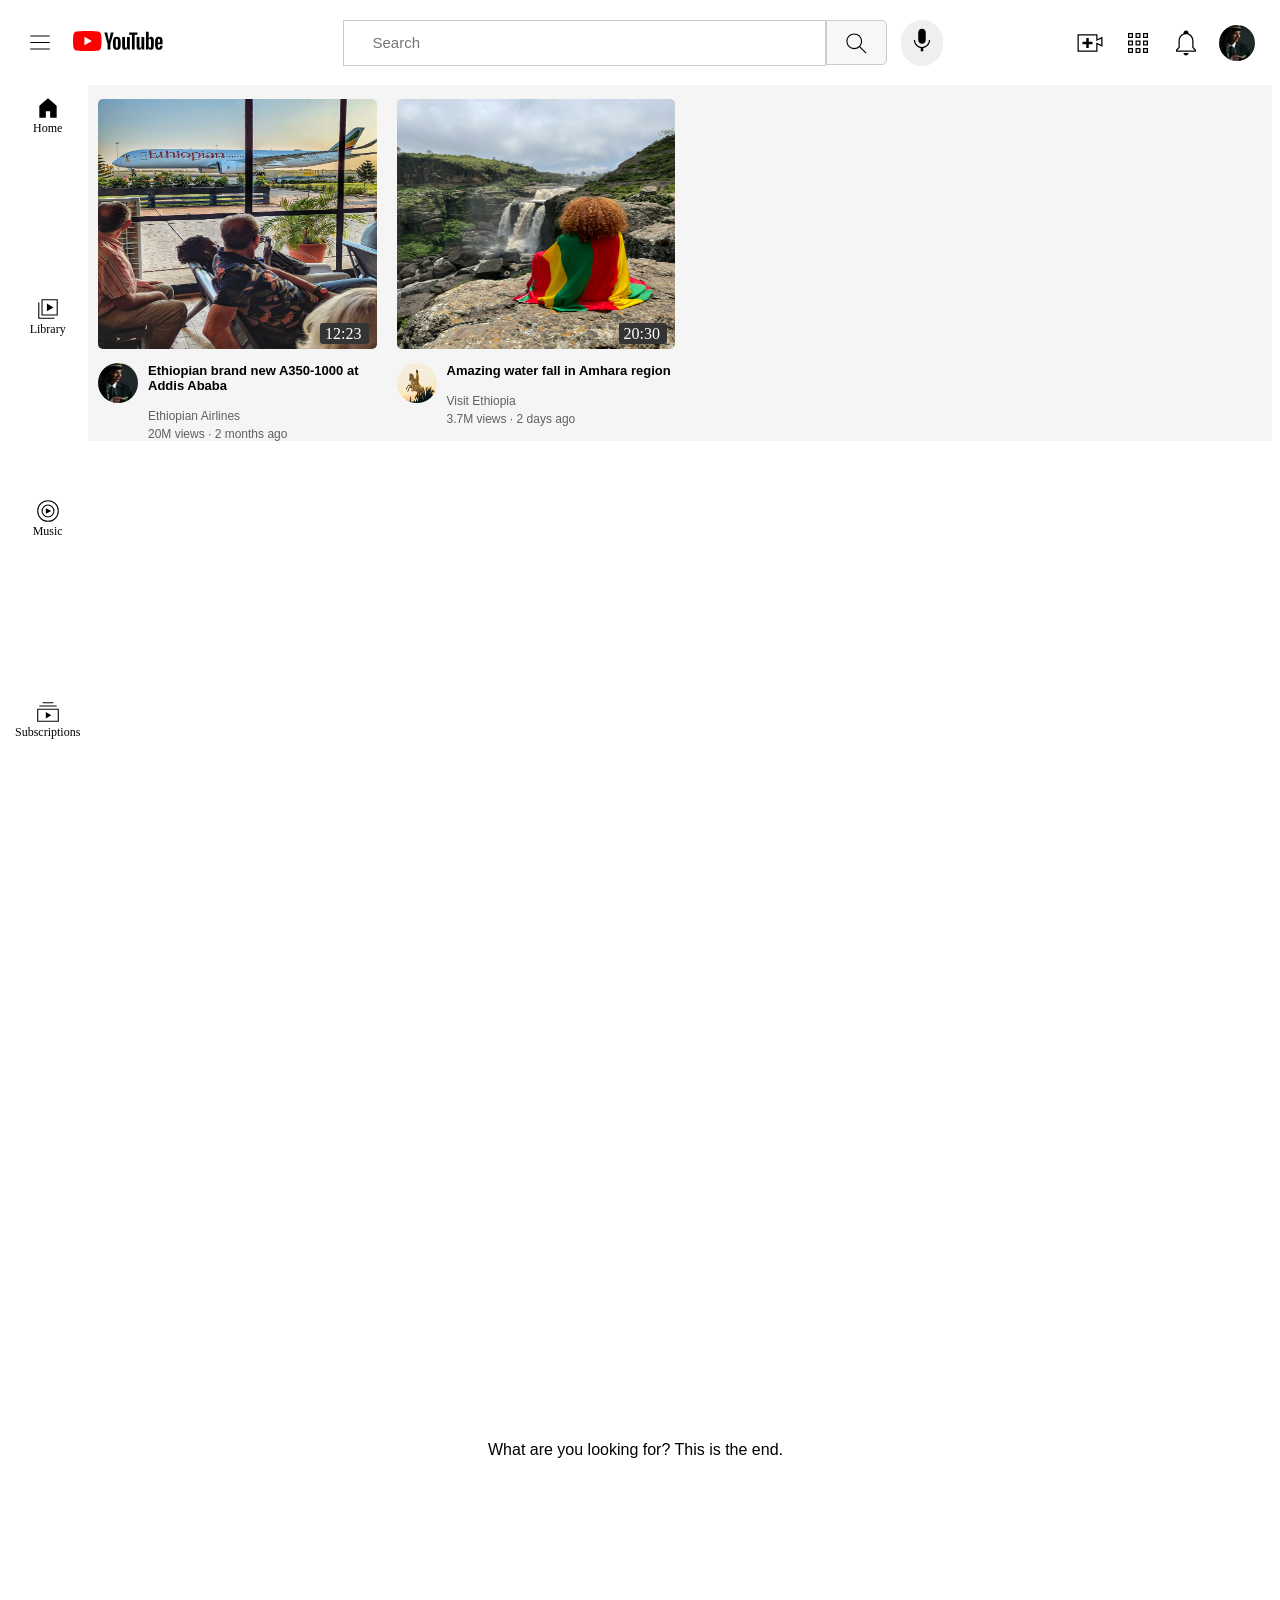
<file: YouTube Project/index.html>
<!DOCTYPE html>
<html>

<head>
  <title>YouTube.com Clone</title>
  <link rel="stylesheet" href="YouTube-project/general.css">
  <link rel="stylesheet" href="YouTube-project/header.css">
  <link rel="stylesheet" href="YouTube-project/left-side.css">
  <link rel="stylesheet" href="YouTube-project/bodys.css">
</head>

<body>
  <!-- Sidebar -->
  <div class="left-side">
    <div class="home-container">
      <img class="home-icon" src="icons/home.svg">
      <div class="home-text">Home</div>
    </div>
    <div class="library-cotainer">
      <img class="library-icon" src="icons/library.svg">
      <div class="library-text">Library</div>
    </div>
    <div class="youtubr-music-container">
      <img class="youtube-music-icon" src="icons/youtube-music.svg">
      <div class="music-text">Music</div>
    </div>
    <div class="subscriptions-container">
      <img class="subscriptions-icon" src="icons/subscriptions.svg">
      <div class="subscriptions-text">Subscriptions</div>
    </div>
  </div>

  <!-- Header -->
  <div class="header">
    <div class="left-header">
      <img class="hamburger-menu" src="icons/hamburger-menu.svg">
      <a href="https://www.youtube.com">
        <img class="youtube-logo" src="icons/youtube-logo.svg">
      </a>
    </div>

    <div class="middel-header">
      <input class="search-bar" type="text" placeholder="Search">
      <button class="search-icon-container">
        <img class="search-icon" src="icons/search.svg">
        <div class="tooltip">Search</div>
      </button>
      <button class="voice-search-container">
        <img class="voice-search" src="icons/voice-search-icon.svg">
        <div class="tooltip">Voice Search</div>
      </button>
    </div>

    <div class="right-header">
      <div class="voice-search-container">
        <img class="upload-icon" src="icons/upload.svg">
        <div class="tooltip">Upload video</div>
      </div>
      <div class="voice-search-container">
        <img class="youtube-apps" src="icons/youtube-apps.svg">
        <div class="tooltip">YouTube apps</div>
      </div>
      <div class="voice-search-container">
        <img class="notification-icon" src="icons/notifications.svg">
        <div class="tooltip">Notifications</div>
      </div>
      <div class="voice-search-container">
        <img class="user-profile-picture" src="images/pilot.jpg">
        <div class="tooltip">User Profile</div>
      </div>
    </div>
  </div>

  <!-- Video Grid Section -->
  <div class="centeral-part">
    <!-- Video 1: Ethiopian Airlines -->
    <div class="gird">
      <div class="image-container">
        <a href="https://www.youtube.com/watch?v=kY6fX-y_F2M">
          <img class="intro-picture" src="images/plane.jpg">
        </a>
        <div class="time">12:23</div>
      </div>
      <div class="profile-picture-and-video-discription-container">
        <div class="profile-picture-container">
          <a href="https://www.youtube.com/@EthiopianAirlines">
            <img class="profile-picture" src="images/pilot.jpg">
          </a>
        </div>
        <div class="video-discription-container">
          <p class="video-discription">
            <a href="https://www.youtube.com/watch?v=kY6fX-y_F2M" style="text-decoration:none; color:black;">
              Ethiopian brand new A350-1000 at Addis Ababa
            </a>
          </p>
          <p class="channel-name">Ethiopian Airlines</p>
          <p class="view">20M views · 2 months ago</p>
        </div>
      </div>
    </div>

    <!-- Video 2: Visit Ethiopia -->
    <div class="gird">
      <div class="image-container">
        <img class="intro-picture" src="images/abay.jpg">
        <div class="time">20:30</div>
      </div>
      <div class="profile-picture-and-video-discription-container">
        <div class="profile-picture-container">
          <img class="profile-picture" src="images/adewa.jpg">
        </div>
        <div class="video-discription-container">
          <p class="video-discription">Amazing water fall in Amhara region</p>
          <p class="channel-name">Visit Ethiopia</p>
          <p class="view">3.7M views · 2 days ago</p>
        </div>
      </div>
    </div>
  </div>

  <p class="what">What are you looking for? This is the end.</p>
</body>
</html>
</file>
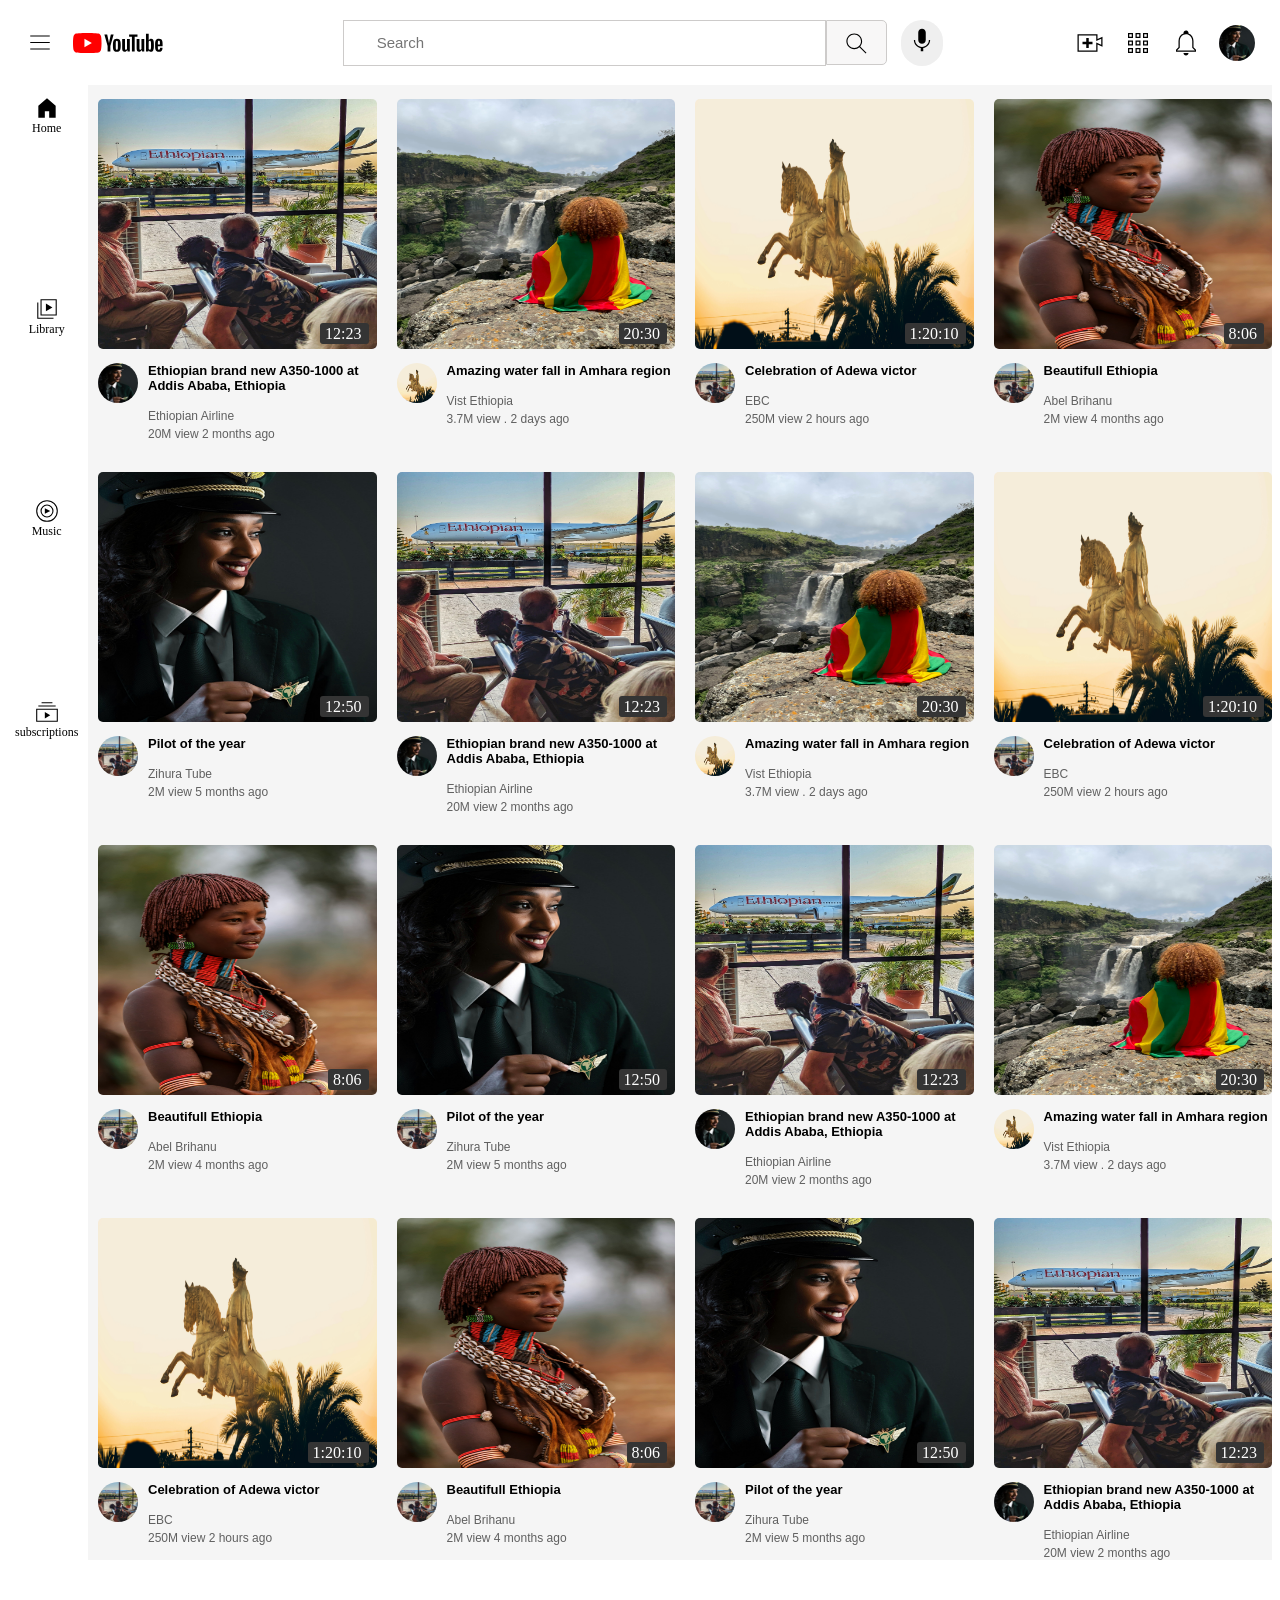
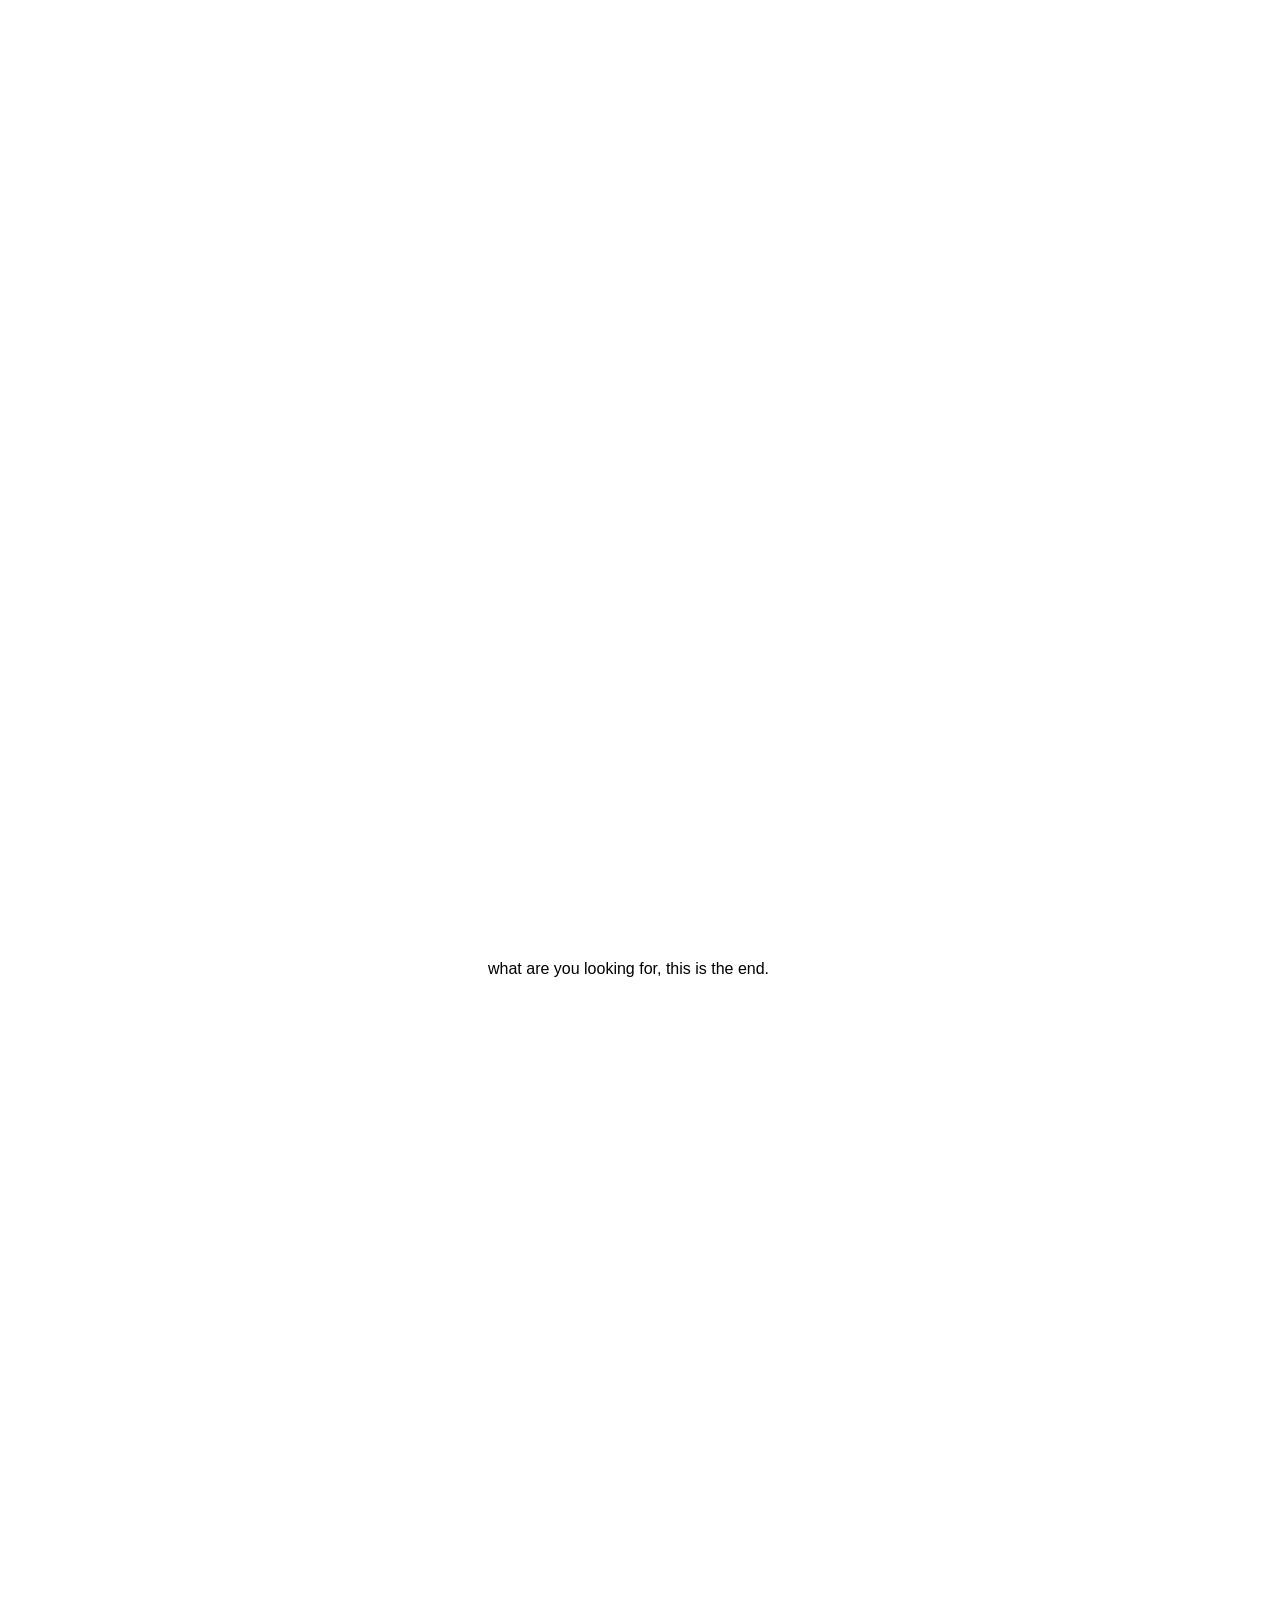
<file: YouTube Project/YouTube.html>
<!DOCTYPE html>
<html>

<head>
  <title>YouTube.com</title>
  <link rel="stylesheet" href="YouTube-project/bodys.css">
  <link rel="stylesheet" href="YouTube-project/header.css">
  <link rel="stylesheet" href="YouTube-project/general.css">
  <link rel="stylesheet" href="YouTube-project/left-side.css"> 

</head>

<body>


  <dive class="left-side">
    <div class="home-container">
      <img class="home-icon" src="icons/home.svg">
      <div class="home-text">Home</div>
    </div>

    <div class="library-cotainer">
      <img class="library-icon" src="icons/library.svg ">
      <div class="library-text">
        Library
      </div>

    </div>
    <div class="youtubr-music-container">
      <img class="youtube-music-icon" src="icons/youtube-music.svg ">
      <div class="music-text">
        Music
      </div>
    </div>


    <div class="subscriptions-container">
      <img class="subscriptions-icon" src="icons/subscriptions.svg ">
      <div class="subscriptions-text">
        subscriptions
      </div>
    </div>

  </dive>


  <div class="header">
    <div class="left-header">
      <img class="hamburger-menu" src="icons/hamburger-menu.svg">
      <img class="youtube-logo" src="icons/youtube-logo.svg">
    </div>


    <div class="middel-header">
      <input class="search-bar" type="stylesheet" placeholder=" Search">
      <button class="search-icon-container">
        <img class="search-icon" src="icons/search.svg">
        <div class="tooltip">
          Search
        </div>
      </button>

      <button class="voice-search-container">
        <img class="voice-search" src="icons/voice-search-icon.svg">
        <div class="tooltip">
          Voice Search
        </div>
      </button>



    </div>

    <div class="right-header">
      <div class="voice-search-container">
        <img class="upload-icon" src="icons/upload.svg">
        <div class="tooltip">Upload video</div>
      </div>
      <div class="voice-search-container">
        <img class="youtube-apps" src="icons/youtube-apps.svg">
        <div class="tooltip">YouTube apps</div>
      </div>
      <div class="voice-search-container">
        <img class="notification-icon" src="icons/notifications.svg">
        <div class="tooltip">Notifications</div>
      </div>
      <div class="voice-search-container">
        <img class="user-profile-picture" src="images/pilot.jpg">
        <div class="tooltip">User Profile</div>
      </div>

    </div>

  </div>


  <div class="centeral-part">

    <div class="gird">
      <div class="image-container">
        <img class="intro-picture" src="images/plane.jpg">
        <div class="time">
          12:23
        </div>
      </div>
      <dive class="profile-picture-and-video-discription-container">
        <dive class="profile-picture-container">
          <img class="profile-picture" src="images/pilot.jpg">
        </dive>

        <dive class="video-discription-container">
          <p class="video-discription">
            Ethiopian brand new A350-1000 at Addis Ababa, Ethiopia

          </p>
          <p class="channel-name">
            Ethiopian Airline
          </p>
          <p class="view">
            20M view 2 months ago
          </p>
        </dive>
      </dive>
    </div>

    <div class="gird">
      <div class="image-container">
        <img class="intro-picture" src="images/abay.jpg">
        <div class="time">
          20:30
        </div>
      </div>
      <dive class="profile-picture-and-video-discription-container">
        <dive class="profile-picture-container">
          <img class="profile-picture" src="images/adewa.jpg">
        </dive>

        <dive class="video-discription-container">
          <p class="video-discription">
            Amazing water fall in Amhara region
          </p>
          <p class="channel-name">
            Vist Ethiopia
          </p>
          <p class="view">
            3.7M view . 2 days ago
          </p>
        </dive>
      </dive>
    </div>



    <div class="gird">
      <div class="image-container">
        <img class="intro-picture" src="images/adewa.jpg">
        <div class="time">
          1:20:10
        </div>
      </div>
      <dive class="profile-picture-and-video-discription-container">
        <dive class="profile-picture-container">
          <img class="profile-picture" src="images/plane.jpg">
        </dive>

        <dive class="video-discription-container">
          <p class="video-discription">
            Celebration of Adewa victor
          </p>
          <p class="channel-name">
            EBC
          </p>
          <p class="view">
            250M view 2 hours ago
          </p>
        </dive>
      </dive>
    </div>


    <div class="gird">
      <div class="image-container">
        <img class="intro-picture" src="images/hamer.jpg">
        <div class="time">
          8:06
        </div>
      </div>
      <dive class="profile-picture-and-video-discription-container">
        <dive class="profile-picture-container">
          <img class="profile-picture" src="images/plane.jpg">
        </dive>

        <dive class="video-discription-container">
          <p class="video-discription">
            Beautifull Ethiopia
          </p>
          <p class="channel-name">
            Abel Brihanu
          </p>
          <p class="view">
            2M view 4 months ago
          </p>
        </dive>
      </dive>
    </div>

    <div class="gird">
      <div class="image-container">
        <img class="intro-picture" src="images/pilot.jpg">
        <div class="time">
          12:50
        </div>
      </div>
      <dive class="profile-picture-and-video-discription-container">
        <dive class="profile-picture-container">
          <img class="profile-picture" src="images/plane.jpg">
        </dive>

        <dive class="video-discription-container">
          <p class="video-discription">
            Pilot of the year
          </p>
          <p class="channel-name">
            Zihura Tube
          </p>
          <p class="view">
            2M view 5 months ago
          </p>
        </dive>
      </dive>
    </div>




    <div class="gird">
      <div class="image-container">
        <img class="intro-picture" src="images/plane.jpg">
        <div class="time">
          12:23
        </div>
      </div>
      <dive class="profile-picture-and-video-discription-container">
        <dive class="profile-picture-container">
          <img class="profile-picture" src="images/pilot.jpg">
        </dive>

        <dive class="video-discription-container">
          <p class="video-discription">
            Ethiopian brand new A350-1000 at Addis Ababa, Ethiopia

          </p>
          <p class="channel-name">
            Ethiopian Airline
          </p>
          <p class="view">
            20M view 2 months ago
          </p>
        </dive>
      </dive>
    </div>

    <div class="gird">
      <div class="image-container">
        <img class="intro-picture" src="images/abay.jpg">
        <div class="time">
          20:30
        </div>
      </div>
      <dive class="profile-picture-and-video-discription-container">
        <dive class="profile-picture-container">
          <img class="profile-picture" src="images/adewa.jpg">
        </dive>

        <dive class="video-discription-container">
          <p class="video-discription">
            Amazing water fall in Amhara region
          </p>
          <p class="channel-name">
            Vist Ethiopia
          </p>
          <p class="view">
            3.7M view . 2 days ago
          </p>
        </dive>
      </dive>
    </div>



    <div class="gird">
      <div class="image-container">
        <img class="intro-picture" src="images/adewa.jpg">
        <div class="time">
          1:20:10
        </div>
      </div>
      <dive class="profile-picture-and-video-discription-container">
        <dive class="profile-picture-container">
          <img class="profile-picture" src="images/plane.jpg">
        </dive>

        <dive class="video-discription-container">
          <p class="video-discription">
            Celebration of Adewa victor
          </p>
          <p class="channel-name">
            EBC
          </p>
          <p class="view">
            250M view 2 hours ago
          </p>
        </dive>
      </dive>
    </div>


    <div class="gird">
      <div class="image-container">
        <img class="intro-picture" src="images/hamer.jpg">
        <div class="time">
          8:06
        </div>
      </div>
      <dive class="profile-picture-and-video-discription-container">
        <dive class="profile-picture-container">
          <img class="profile-picture" src="images/plane.jpg">
        </dive>

        <dive class="video-discription-container">
          <p class="video-discription">
            Beautifull Ethiopia
          </p>
          <p class="channel-name">
            Abel Brihanu
          </p>
          <p class="view">
            2M view 4 months ago
          </p>
        </dive>
      </dive>
    </div>

    <div class="gird">
      <div class="image-container">
        <img class="intro-picture" src="images/pilot.jpg">
        <div class="time">
          12:50
        </div>
      </div>
      <dive class="profile-picture-and-video-discription-container">
        <dive class="profile-picture-container">
          <img class="profile-picture" src="images/plane.jpg">
        </dive>

        <dive class="video-discription-container">
          <p class="video-discription">
            Pilot of the year
          </p>
          <p class="channel-name">
            Zihura Tube
          </p>
          <p class="view">
            2M view 5 months ago
          </p>
        </dive>
      </dive>
    </div>



    <div class="gird">
      <div class="image-container">
        <img class="intro-picture" src="images/plane.jpg">
        <div class="time">
          12:23
        </div>
      </div>
      <dive class="profile-picture-and-video-discription-container">
        <dive class="profile-picture-container">
          <img class="profile-picture" src="images/pilot.jpg">
        </dive>

        <dive class="video-discription-container">
          <p class="video-discription">
            Ethiopian brand new A350-1000 at Addis Ababa, Ethiopia

          </p>
          <p class="channel-name">
            Ethiopian Airline
          </p>
          <p class="view">
            20M view 2 months ago
          </p>
        </dive>
      </dive>
    </div>

    <div class="gird">
      <div class="image-container">
        <img class="intro-picture" src="images/abay.jpg">
        <div class="time">
          20:30
        </div>
      </div>
      <dive class="profile-picture-and-video-discription-container">
        <dive class="profile-picture-container">
          <img class="profile-picture" src="images/adewa.jpg">
        </dive>

        <dive class="video-discription-container">
          <p class="video-discription">
            Amazing water fall in Amhara region
          </p>
          <p class="channel-name">
            Vist Ethiopia
          </p>
          <p class="view">
            3.7M view . 2 days ago
          </p>
        </dive>
      </dive>
    </div>



    <div class="gird">
      <div class="image-container">
        <img class="intro-picture" src="images/adewa.jpg">
        <div class="time">
          1:20:10
        </div>
      </div>
      <dive class="profile-picture-and-video-discription-container">
        <dive class="profile-picture-container">
          <img class="profile-picture" src="images/plane.jpg">
        </dive>

        <dive class="video-discription-container">
          <p class="video-discription">
            Celebration of Adewa victor
          </p>
          <p class="channel-name">
            EBC
          </p>
          <p class="view">
            250M view 2 hours ago
          </p>
        </dive>
      </dive>
    </div>


    <div class="gird">
      <div class="image-container">
        <img class="intro-picture" src="images/hamer.jpg">
        <div class="time">
          8:06
        </div>
      </div>
      <dive class="profile-picture-and-video-discription-container">
        <dive class="profile-picture-container">
          <img class="profile-picture" src="images/plane.jpg">
        </dive>

        <dive class="video-discription-container">
          <p class="video-discription">
            Beautifull Ethiopia
          </p>
          <p class="channel-name">
            Abel Brihanu
          </p>
          <p class="view">
            2M view 4 months ago
          </p>
        </dive>
      </dive>
    </div>

    <div class="gird">
      <div class="image-container">
        <img class="intro-picture" src="images/pilot.jpg">
        <div class="time">
          12:50
        </div>
      </div>
      <dive class="profile-picture-and-video-discription-container">
        <dive class="profile-picture-container">
          <img class="profile-picture" src="images/plane.jpg">
        </dive>

        <dive class="video-discription-container">
          <p class="video-discription">
            Pilot of the year
          </p>
          <p class="channel-name">
            Zihura Tube
          </p>
          <p class="view">
            2M view 5 months ago
          </p>
        </dive>
      </dive>
    </div>


    <div class="gird">
      <div class="image-container">
        <img class="intro-picture" src="images/plane.jpg">
        <div class="time">
          12:23
        </div>
      </div>
      <dive class="profile-picture-and-video-discription-container">
        <dive class="profile-picture-container">
          <img class="profile-picture" src="images/pilot.jpg">
        </dive>

        <dive class="video-discription-container">
          <p class="video-discription">
            Ethiopian brand new A350-1000 at Addis Ababa, Ethiopia

          </p>
          <p class="channel-name">
            Ethiopian Airline
          </p>
          <p class="view">
            20M view 2 months ago
          </p>
        </dive>
      </dive>
    </div>



  </div>

  <p class="what">what are you looking for, this is the end.</p>
</body>

</html>
</file>
<file: YouTube Project/YouTube-project/general.css>
body {
  padding-top: 75px;
  padding-left: 80px;
}
p{
  font-family: arial;
  font-weight: 500;
  margin-top: 0px;
  margin-bottom: 0px;
}
.what {
  margin-top: 1000px;
  margin-bottom: 1000px;
  margin-left: 400px;
}
</file>
<file: YouTube Project/YouTube-project/header.css>
/* justify-contents: space-betwen  space betwen center or at the end */


.header {
display: flex; 
padding-left: 10px;
height: 85px;
align-items: center;
border-width: 0px;
border-color: rgb(205, 203, 202);
border-style: solid;
justify-content: space-between;
position: fixed;
background-color: white;
left: 0;
right: 0;
top: 0px;
z-index: 100; /* element with highr be on top of other default is 0 */
}
.left-header {
 display: flex;
 width: 150px;
 margin-right: 120px;
 align-items: center;

}
.hamburger-menu {
  width: 26px;
  height: 26px;
  margin-left: 17px;
  cursor: pointer;
}
.youtube-logo {
  height: 20px;
  margin-left: 20px;
  cursor: pointer;
}
.middel-header {
  
  display: flex;
  flex: 1;
  align-items: center;
  max-width: 600px;
  
} 


.search-bar {
  flex: 1;
  height: 42px;
  border-color: rgb(205, 203, 202);
  border-style: solid;
  border-width: 1px;
  width: 0px;
  font-size: 17px;
  padding-left: 29px;
  font-weight: 500;
}
.search-bar:active {
  border-color: rgb(205, 203, 202);
}

.search-bar::placeholder {
  font-size: 15px;
  
}

.search-icon-container {
  height: 45px;
  margin-right: 4px;
  background-color: rgb(248, 247, 247);
  border-width: 1px;
  border-color: rgb(205, 203, 202);
  border-style: solid;
  border-top-right-radius: 5px;
  border-bottom-right-radius: 5px;
  display: flex;
  justify-content: center;
}


.search-icon-container:active {
  box-shadow:  2px 2px rgb(174, 174, 173);
  margin-top: 2px;
  position: relative;
  
}
.search-icon-container .tooltip,
.voice-search-container .tooltip {
  position: absolute;
  bottom: -15px;
  background-color: black;
  color: rgb(255, 255, 255);
  padding: 4px 8px;
  border-radius: 2px;
  opacity: 0;
  pointer-events: none;
  white-space: nowrap;
}
.voice-search-container .tooltip {
  font-size: 13px;
  position: absolute;
  bottom: -40px;
  background-color:black;
  color: rgb(255, 255, 255);
  padding: 4px 8px;
  border-radius: 2px;
  opacity: 0;
  pointer-events: none;
  white-space: nowrap;
}
.search-icon-container:hover .tooltip, 
.voice-search-container:hover .tooltip {
  opacity: 1;
}
.search-icon-container:active .tooltip {
  opacity: 0;
}
.search-icon {
  background-color:  rgb(248, 247, 247);
  width:47px;
  height: 27px;
  padding-top: 5px;
  cursor: pointer;
  padding-top: 8px;
}

.voice-search-container {
  margin-left: 10px;
  border-color: none;
  border-style: solid;
  border-width: 0px;
  border-radius: 29px;
  position: relative;
  display: flex;
  justify-content: center;
}
.voice-search {
  width: 30px;
  height: 38px;
  cursor: pointer;
  padding-bottom: 6px;
}


.right-header {
  width: 190px;
  margin-right: 25px;
  margin-left: 60px;
  display: flex;
  align-items: center;
  justify-content: space-between;
  flex-shrink: 0;
}
.upload-icon {
  height: 30px;
  cursor: pointer;
}
.youtube-apps {
  height: 30px;
  cursor: pointer;
}
.notification-icon {
  height: 30px;
  cursor: pointer;
}
.user-profile-picture {
  height: 36px;
  width: 36px;
  border-radius: 18px;
  cursor: pointer;
}
</file>
<file: YouTube Project/YouTube-project/left-side.css>
.left-side {
  position: fixed;
  top: 80px;
  left: 0px;
  bottom: 0px;
  display: flex;
  align-items: center;
  flex-direction: column;
  justify-content: space-between;
  margin-left: 15px;
  margin-top: 15px;
  
}

.home-icon {
  width: 26px;
  height: 26px;
  cursor: pointer;
}

.home-container {
  flex: 1;
  display: flex;
  align-items: center;
  flex-direction: column;
  
}
.home-text {
  font-size: 12px;
}
.library-icon {
  width: 26px;
  height: 26px;
  cursor: pointer;
}
.library-cotainer {
  flex: 1;
  display: flex;
  align-items: center;
  flex-direction: column;
}
.library-text {
  font-size: 12px;
}
.youtube-music-icon {
  width: 26px;
  height: 26px;
  cursor: pointer;
}
.youtubr-music-container {
  flex: 1;
  display: flex;
  align-items: center;
  flex-direction: column;
}
.music-text {
  font-size: 12px;
}
.subscriptions-icon {
  width: 26px;
  height: 26px;
  cursor: pointer;
}
.subscriptions-container {
  display: flex;
  align-items: center;
  flex: 1;
  flex-direction: column;
  
}
.subscriptions-text {
  font-size: 12px;
}
</file>
<file: YouTube Project/YouTube-project/bodys.css>
.centeral-part {
  background-color: rgb(245, 245, 245);
}
.image-container {
  position: relative;
}
.time {
  position: absolute;
  bottom: 1px;
  right: 8px;
  height: 13px;
  background-color: rgb(52, 52, 52);
  color: white;
  margin-top: 6px;
  margin-bottom: 8px;
  padding-left: 5px;
  padding-right: 7px;
  padding-top: 2px;
  padding-bottom: 6px;
  font-family: bold;
  border-radius: 3px;
}
.gird{
  margin-left: 10px;
  
  vertical-align: top;
  margin-top: 10px;
  
}

.intro-picture{
  cursor: pointer;
  width: 100%;
  margin-top: 6px;
  border-radius: 5px;
  height: 250px;
}
.intro-picture:hover {
  opacity: 0.9;
}
.intro-picture:active{
opacity: 0.6;
}

.video-discription{
font-size: 13px;
margin-bottom: 13px;
margin-top: 10px;
font-weight: 600;

}

.view{
color: rgb(96, 96, 96);
font-size: 12px;
display: inline-block;
margin-top: 3px;
display: block;
}

.channel-name{
margin-top: 0px;
font-size: 12px;
margin-bottom: 0;
cursor: pointer;
color: rgb(96, 96, 96);
display: inline-block;


}
.profile-picture-container{
display: inline-block;
width: 40px;
height: 40px;
vertical-align: top;
margin-top: 10px;

}
.profile-picture {
height: 100%;
width: 100%;
vertical-align: bottom;
border-radius: 20px;
cursor: pointer;

}

.video-discription-container {
display: inline-block;
flex-direction: row;
}
.centeral-part {
display: grid;
grid-template-columns: 1fr 1fr 1fr 1fr;
column-gap: 10px;
row-gap: 15px;
}
@media (max-width: 820px){
  .centeral-part {
    grid-template-columns: 1fr 1fr;
  }
}
@media (min-width: 821px) and (max-width: 1030px){
  .centeral-part {
    grid-template-columns: 1fr 1fr 1fr;
  }
}

.profile-picture-and-video-discription-container {
  display: grid;
  grid-template-columns: 40px 1fr;
  column-gap: 10px;
  
}
</file>
